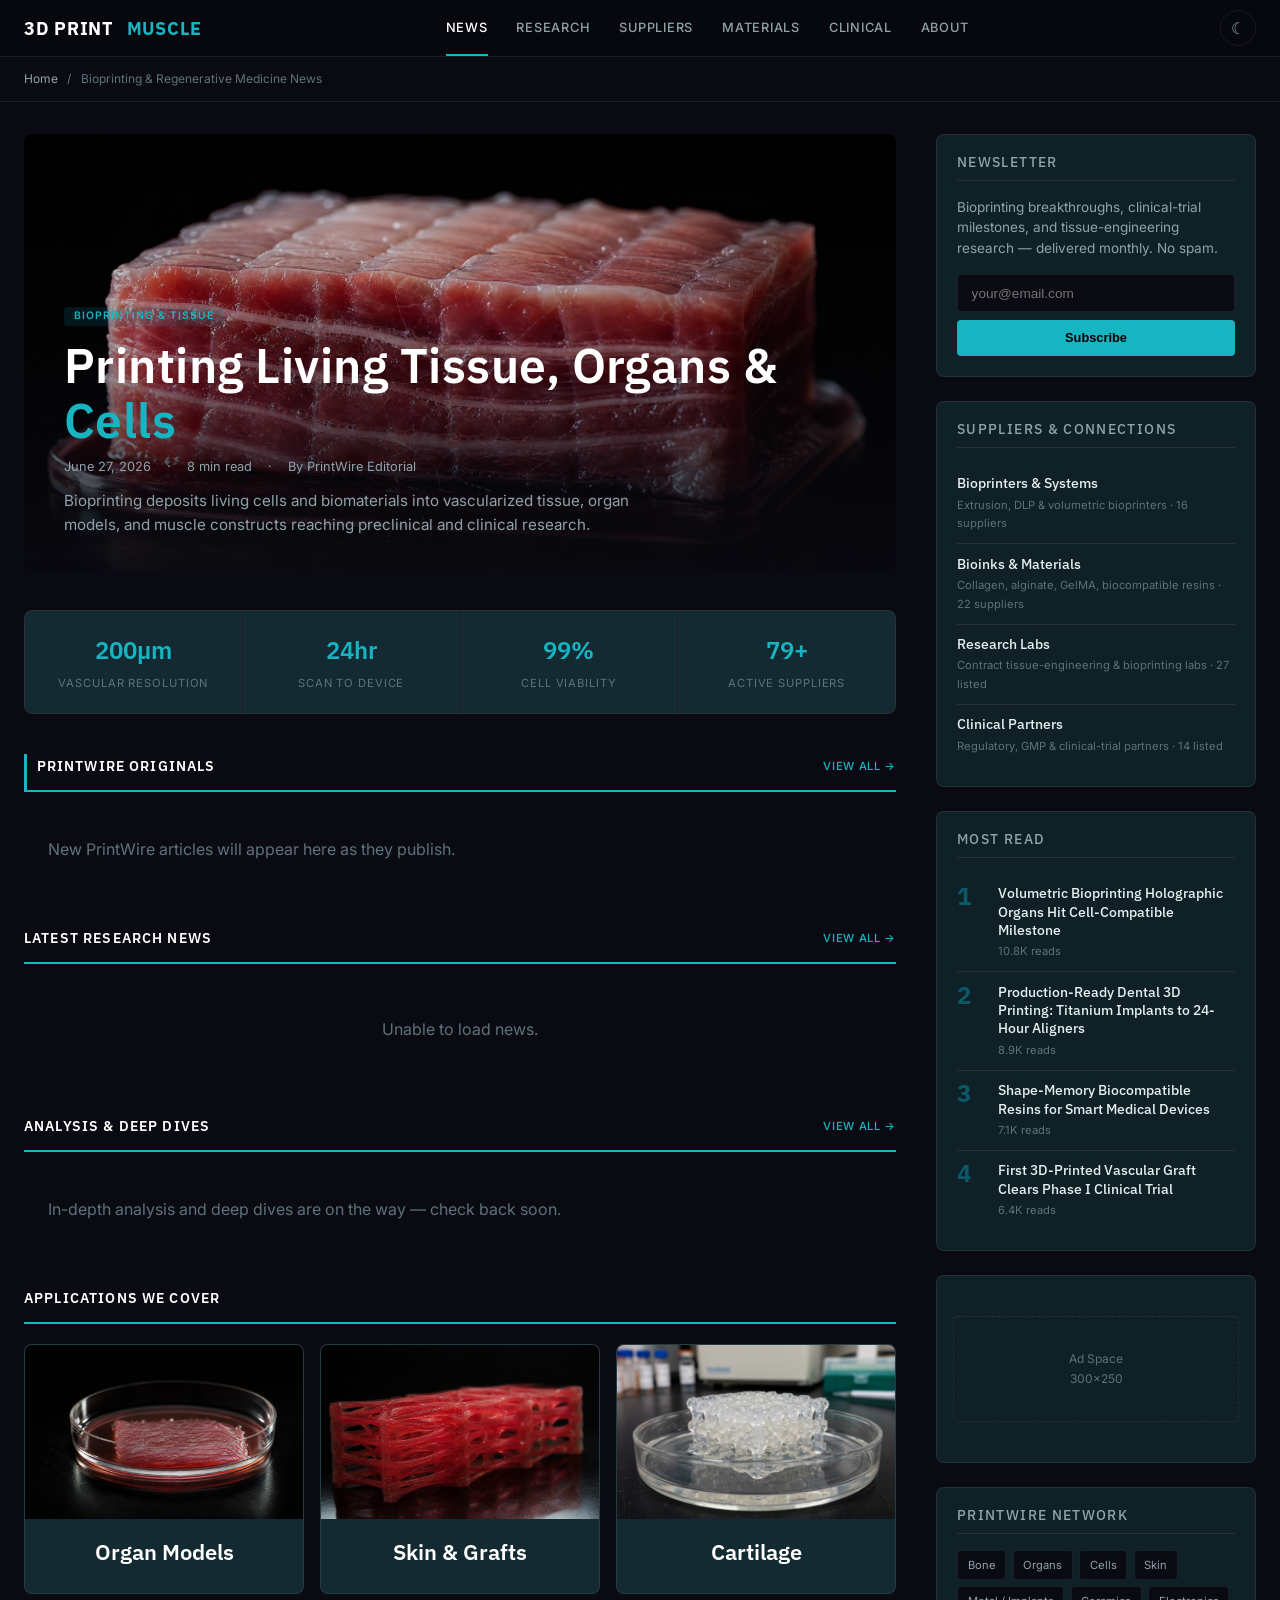
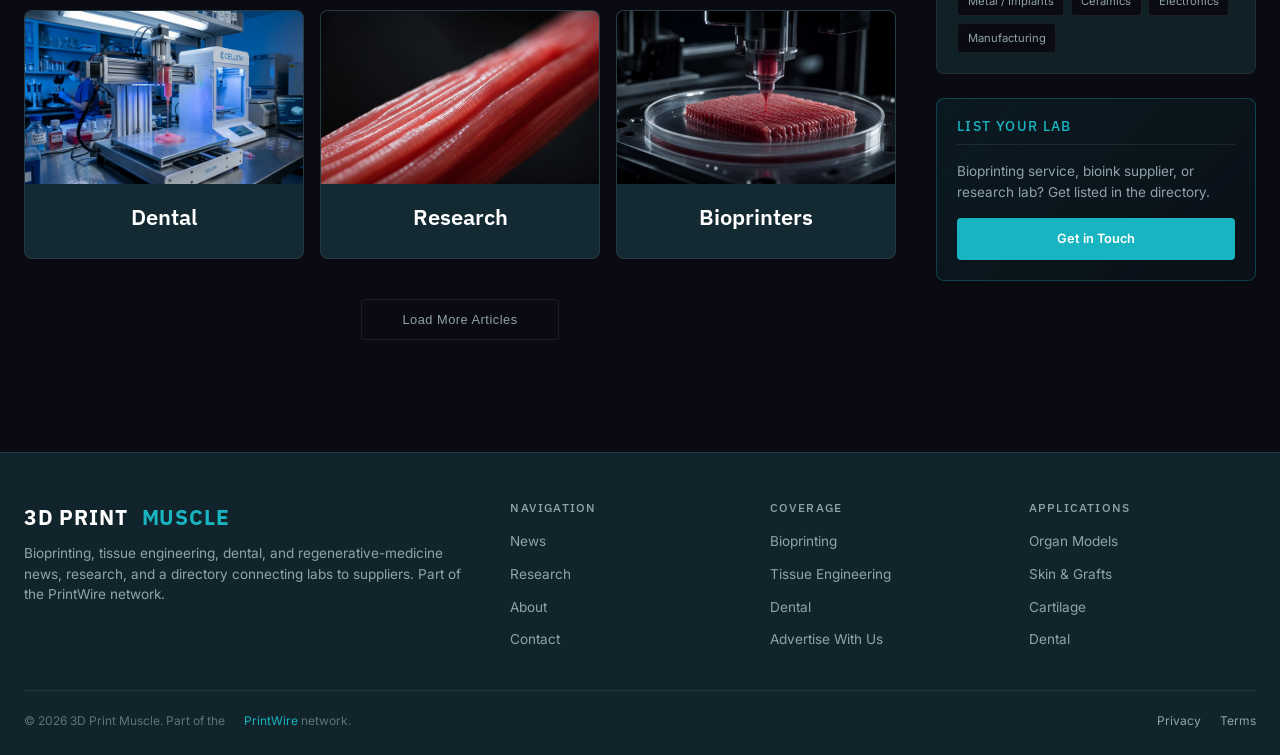
<file: static/index.html>
<!DOCTYPE html>
<html lang="en">
<head>
  <meta charset="UTF-8">
  <meta name="viewport" content="width=device-width, initial-scale=1.0">
  <meta name="description" content="3D Print Muscle: bioprinting, tissue engineering, dental, and regenerative-medicine news, research, and a directory connecting labs to suppliers.">
  <title>3D Print Muscle — Bioprinting &amp; Regenerative Medicine News &amp; Suppliers</title>
  <link rel="preconnect" href="https://fonts.googleapis.com">
  <link rel="preconnect" href="https://fonts.gstatic.com" crossorigin>
  <link href="https://fonts.googleapis.com/css2?family=IBM+Plex+Sans:wght@500;600;700&family=Inter:wght@400;500;600&display=swap" rel="stylesheet">
  <link rel="stylesheet" href="css/editorial.css">
  <link rel="icon" type="image/svg+xml" href="/favicon.svg">
  <meta property="og:type" content="website">
  <meta property="og:title" content="3D Print Muscle — Bioprinting &amp; Regenerative Medicine News &amp; Suppliers">
  <meta property="og:description" content="3D Print Muscle: bioprinting, tissue engineering, dental, and regenerative-medicine news, research, and a directory connecting labs to suppliers.">
  <meta property="og:image" content="https://3dprintmuscle.com/images/01_hero_bioprinted_skeletal.png">
  <meta property="og:url" content="https://3dprintmuscle.com/">
  <meta name="twitter:card" content="summary_large_image">
  <meta name="twitter:image" content="https://3dprintmuscle.com/images/01_hero_bioprinted_skeletal.png">
</head>
<body>

<!-- ── Header ─────────────────────────────────── -->
<header class="ed-header">
  <div class="ed-header-inner">
    <a href="index.html" class="ed-logo">
      3D&nbsp;PRINT&nbsp;<span class="ed-logo-accent">MUSCLE</span>
    </a>
    <button class="ed-nav-toggle" aria-label="Menu" onclick="document.querySelector('.ed-nav').classList.toggle('open')">&#9776;</button>
    <nav class="ed-nav">
      <a href="index.html" class="active">News</a>
      <a href="/articles/">Research</a>
      <a href="#suppliers">Suppliers</a>
      <a href="#suppliers">Materials</a>
      <a href="#suppliers">Clinical</a>
      <a href="about.html">About</a>
    </nav>
    <button class="ed-theme-toggle" id="themeToggle" aria-label="Toggle light/dark mode" title="Toggle light/dark mode">&#9728;</button>
  </div>
</header>

<!-- ── Breadcrumbs ────────────────────────────── -->
<div class="ed-breadcrumbs">
  <a href="index.html">Home</a> <span>/</span> Bioprinting &amp; Regenerative Medicine News
</div>

<!-- ── Main Layout ────────────────────────────── -->
<div class="ed-layout">
  <div class="ed-main">

    <!-- Featured Story -->
    <article class="ed-hero">
      <img src="images/01_hero_bioprinted_skeletal.png" alt="Bioprinting & Tissue">
      <div class="ed-hero-overlay"></div>
      <div class="ed-hero-content">
        <span class="ed-badge">Bioprinting & Tissue</span>
        <h1><a href="#">Printing Living Tissue, Organs &amp; <span class="ed-logo-accent">Cells</span></a></h1>
        <div class="ed-hero-meta">
          <span>June 27, 2026</span><span>·</span><span>8 min read</span><span>·</span><span>By PrintWire Editorial</span>
        </div>
        <p class="ed-hero-excerpt">Bioprinting deposits living cells and biomaterials into vascularized tissue, organ models, and muscle constructs reaching preclinical and clinical research.</p>
      </div>
    </article>

    <!-- Stats Bar -->
    <div class="ed-stats">
      <div class="ed-stat">
        <div class="ed-stat-value">200µm</div>
        <div class="ed-stat-label">Vascular Resolution</div>
      </div>
      <div class="ed-stat">
        <div class="ed-stat-value">24hr</div>
        <div class="ed-stat-label">Scan to Device</div>
      </div>
      <div class="ed-stat">
        <div class="ed-stat-value">99%</div>
        <div class="ed-stat-label">Cell Viability</div>
      </div>
      <div class="ed-stat">
        <div class="ed-stat-value">79+</div>
        <div class="ed-stat-label">Active Suppliers</div>
      </div>
    </div>

    <!-- PrintWire Originals — network-wide originals (featured) -->
    <div class="ed-section-label" style="border-left:3px solid var(--accent);padding-left:0.6rem;">
      PrintWire Originals
      <a href="/articles/">View All &rarr;</a>
    </div>
    <div class="ed-card-grid" id="pwOriginals">
      <div style="grid-column:1/-1;text-align:center;padding:2rem;color:var(--text-faint);">Loading PrintWire articles…</div>
    </div>

    <!-- Latest News — PrintWire + industry (RSS) -->
    <div class="ed-section-label">
      Latest Research News
      <a href="#">View All &rarr;</a>
    </div>
    <div class="ed-card-grid" id="newsGrid">
      <div style="grid-column: 1/-1; text-align:center; padding:2rem; color:var(--text-faint);">Loading latest news…</div>
    </div>

    <!-- Analysis & Deep Dives -->
    <div class="ed-section-label">
      Analysis &amp; Deep Dives
      <a href="/articles/">View All &rarr;</a>
    </div>
    <div class="ed-list" id="pwDeepDives">
      <div style="padding:1.5rem;color:var(--text-faint);">Loading analysis…</div>
    </div>

    <!-- Applications -->
    <div class="ed-section-label">
      Applications We Cover
    </div>
    <div class="ed-card-grid" style="grid-template-columns: repeat(3, 1fr); gap: 1rem; margin-bottom: 2.5rem;">
      <a href="#" class="ed-card" style="text-align:center;">
        <img class="ed-card-img" src="images/05_bioprinted_contractile.png" alt="Organ Models">
        <div class="ed-card-body"><h3>Organ Models</h3></div>
      </a>
      <a href="#" class="ed-card" style="text-align:center;">
        <img class="ed-card-img" src="images/06_muscle_scaffold.png" alt="Skin & Grafts">
        <div class="ed-card-body"><h3>Skin &amp; Grafts</h3></div>
      </a>
      <a href="#" class="ed-card" style="text-align:center;">
        <img class="ed-card-img" src="images/03_cartilage_scaffold.png" alt="Cartilage">
        <div class="ed-card-body"><h3>Cartilage</h3></div>
      </a>
      <a href="#" class="ed-card" style="text-align:center;">
        <img class="ed-card-img" src="images/01_hero_bioprinter.png" alt="Dental">
        <div class="ed-card-body"><h3>Dental</h3></div>
      </a>
      <a href="#" class="ed-card" style="text-align:center;">
        <img class="ed-card-img" src="images/02_aligned_bioprinted.png" alt="Research">
        <div class="ed-card-body"><h3>Research</h3></div>
      </a>
      <a href="#" class="ed-card" style="text-align:center;">
        <img class="ed-card-img" src="images/03_bioprinter_making.png" alt="Bioprinters">
        <div class="ed-card-body"><h3>Bioprinters</h3></div>
      </a>
    </div>

    <!-- Load More -->
    <div class="ed-load-more">
      <button>Load More Articles</button>
    </div>

  </div>

  <!-- ── Sidebar ─────────────────────────────── -->
  <aside class="ed-sidebar">

    <!-- Newsletter -->
    <div class="ed-sidebar-block ed-newsletter">
      <h4>Newsletter</h4>
      <p>Bioprinting breakthroughs, clinical-trial milestones, and tissue-engineering research — delivered monthly. No spam.</p>
      <form action="https://api.web3forms.com/submit" method="POST" onsubmit="this.querySelector('button').textContent='Subscribed!';this.querySelector('button').disabled=true;">
        <input type="hidden" name="access_key" value="6f33053b-6d08-414b-9615-665f88c98da8">
        <input type="hidden" name="subject" value="Newsletter Signup — 3dprintmuscle.com">
        <input type="hidden" name="from_name" value="Newsletter Signup">
        <input type="email" name="email" placeholder="your@email.com" required>
        <button type="submit">Subscribe</button>
      </form>
    </div>

    <!-- Suppliers & Connections -->
    <div class="ed-sidebar-block" id="suppliers">
      <h4>Suppliers &amp; Connections</h4>
      <div class="ed-popular-item">
        <div>
          <h3><a href="#">Bioprinters &amp; Systems</a></h3>
          <div class="ed-popular-meta">Extrusion, DLP &amp; volumetric bioprinters · 16 suppliers</div>
        </div>
      </div>
      <div class="ed-popular-item">
        <div>
          <h3><a href="#">Bioinks &amp; Materials</a></h3>
          <div class="ed-popular-meta">Collagen, alginate, GelMA, biocompatible resins · 22 suppliers</div>
        </div>
      </div>
      <div class="ed-popular-item">
        <div>
          <h3><a href="#">Research Labs</a></h3>
          <div class="ed-popular-meta">Contract tissue-engineering &amp; bioprinting labs · 27 listed</div>
        </div>
      </div>
      <div class="ed-popular-item">
        <div>
          <h3><a href="#">Clinical Partners</a></h3>
          <div class="ed-popular-meta">Regulatory, GMP &amp; clinical-trial partners · 14 listed</div>
        </div>
      </div>
    </div>

    <!-- Most Read -->
    <div class="ed-sidebar-block">
      <h4>Most Read</h4>
      <div class="ed-popular-item">
        <span class="ed-popular-num">1</span>
        <div>
          <h3><a href="#">Volumetric Bioprinting Holographic Organs Hit Cell-Compatible Milestone</a></h3>
          <div class="ed-popular-meta">10.8K reads</div>
        </div>
      </div>
      <div class="ed-popular-item">
        <span class="ed-popular-num">2</span>
        <div>
          <h3><a href="#">Production-Ready Dental 3D Printing: Titanium Implants to 24-Hour Aligners</a></h3>
          <div class="ed-popular-meta">8.9K reads</div>
        </div>
      </div>
      <div class="ed-popular-item">
        <span class="ed-popular-num">3</span>
        <div>
          <h3><a href="#">Shape-Memory Biocompatible Resins for Smart Medical Devices</a></h3>
          <div class="ed-popular-meta">7.1K reads</div>
        </div>
      </div>
      <div class="ed-popular-item">
        <span class="ed-popular-num">4</span>
        <div>
          <h3><a href="#">First 3D-Printed Vascular Graft Clears Phase I Clinical Trial</a></h3>
          <div class="ed-popular-meta">6.4K reads</div>
        </div>
      </div>
    </div>

    <!-- Ad Placeholder -->
    <div class="ed-sidebar-block" style="text-align:center; color: var(--text-faint); font-size: 0.75rem; padding: 2.5rem 1rem;">
      <div style="border: 1px dashed var(--border); border-radius: 4px; padding: 2rem 1rem;">
        Ad Space<br>300×250
      </div>
    </div>

    <!-- Network Links -->
    <div class="ed-sidebar-block">
      <h4>PrintWire Network</h4>
      <div class="ed-network-links">
        <a href="https://3dprintbone.com">Bone</a>
        <a href="https://3dprintorgans.com">Organs</a>
        <a href="https://3dprintcells.com">Cells</a>
        <a href="https://3dprintskincare.com">Skin</a>
        <a href="https://dmls3d.com">Metal / Implants</a>
        <a href="https://3dprintceramic.com">Ceramics</a>
        <a href="https://3dprintcircuitry.com">Electronics</a>
        <a href="https://sendcutship.com">Manufacturing</a>
      </div>
    </div>

    <!-- Project CTA -->
    <div class="ed-sidebar-block" style="background: linear-gradient(135deg, rgba(14,154,167,0.10), rgba(14,154,167,0.04)); border-color: var(--border-accent);">
      <h4 style="color: var(--accent);">List Your Lab</h4>
      <p style="font-size: 0.85rem; color: var(--text-dim); margin-bottom: 1rem; line-height: 1.5;">Bioprinting service, bioink supplier, or research lab? Get listed in the directory.</p>
      <a href="contact.html" style="display:block;text-align:center;padding:0.65rem;background:var(--accent);border-radius:4px;color:#fff;font-weight:600;font-size:0.8rem;transition:background 0.25s;" onmouseover="this.style.background='var(--accent-dark)'" onmouseout="this.style.background='var(--accent)'">Get in Touch</a>
    </div>

  </aside>
</div>

<!-- ── Footer ─────────────────────────────────── -->
<footer class="ed-footer">
  <div class="ed-footer-inner">
    <div class="ed-footer-brand">
      <div class="ed-logo" style="font-size:1.3rem; margin-bottom: 0.5rem;">3D&nbsp;PRINT&nbsp;<span class="ed-logo-accent">MUSCLE</span></div>
      <p>Bioprinting, tissue engineering, dental, and regenerative-medicine news, research, and a directory connecting labs to suppliers. Part of the PrintWire network.</p>
    </div>
    <div>
      <h4>Navigation</h4>
      <ul>
        <li><a href="index.html">News</a></li>
        <li><a href="/articles/">Research</a></li>
        <li><a href="about.html">About</a></li>
        <li><a href="contact.html">Contact</a></li>
      </ul>
    </div>
    <div>
      <h4>Coverage</h4>
      <ul>
        <li><a href="#">Bioprinting</a></li>
        <li><a href="#">Tissue Engineering</a></li>
        <li><a href="#">Dental</a></li>
        <li><a href="advertise.html">Advertise With Us</a></li>
      </ul>
    </div>
    <div>
      <h4>Applications</h4>
      <ul>
        <li><a href="#">Organ Models</a></li>
        <li><a href="#">Skin &amp; Grafts</a></li>
        <li><a href="#">Cartilage</a></li>
        <li><a href="#">Dental</a></li>
      </ul>
    </div>
  </div>
  <div class="ed-footer-bottom">
    <span>&copy; 2026 3D Print Muscle. Part of the <a href="https://3dprint.space" style="color:var(--accent);">PrintWire</a> network.</span>
    <span>
      <a href="#">Privacy</a>
      <a href="#">Terms</a>
    </span>
  </div>
</footer>

<script>
// ── Mobile nav toggle ──
document.querySelector('.ed-nav-toggle')?.addEventListener('click', () => {
  document.querySelector('.ed-nav').classList.toggle('open');
});

// ── Theme toggle (light/dark) — light default ──
(function() {
  const btn = document.getElementById('themeToggle');
  const root = document.documentElement;
  function setTheme(theme) {
    root.setAttribute('data-theme', theme);
    localStorage.setItem('ed-theme', theme);
    btn.innerHTML = theme === 'dark' ? '&#9790;' : '&#9728;';
    btn.title = theme === 'dark' ? 'Switch to light mode' : 'Switch to dark mode';
  }
  const saved = localStorage.getItem('ed-theme');
  setTheme(saved || 'dark');
  btn.addEventListener('click', () => {
    const current = root.getAttribute('data-theme') || 'light';
    setTheme(current === 'dark' ? 'light' : 'dark');
  });
})();

// ── News Feed: network-wide PrintWire Originals + industry RSS ──
(function() {
  var grid = document.getElementById('newsGrid');
  var orig = document.getElementById('pwOriginals');

  var feeds = [
    { url: 'https://news.google.com/rss/search?q=bioprinting+tissue+engineering&hl=en-US&gl=US&ceid=US:en', name: 'Google News' },
    { url: 'https://news.google.com/rss/search?q=3D+printed+organs+regenerative+medicine&hl=en-US&gl=US&ceid=US:en', name: 'Google News' },
    { url: 'https://news.google.com/rss/search?q=dental+3D+printing+medical+device&hl=en-US&gl=US&ceid=US:en', name: 'Google News' },
    { url: 'https://3dprintingindustry.com/feed/', name: '3DPI' }
  ];

    function bestImg(item){
    var raw = '';
    var html = item.content || item.description || '';
    var m = html.match(/<img[^>]+src=["']([^"'>]+)["']/i);
    if (m) raw = m[1];
    if (!raw) raw = (item.enclosure && item.enclosure.link) || item.thumbnail || '';
    if (!raw) return '';
    var full = raw.replace(/-\d{2,4}x\d{2,4}(?=\.(jpg|jpeg|png|webp|gif)(\?|$))/i, '');
    return 'https://wsrv.nl/?url=' + encodeURIComponent(full) + '&w=800&h=534&fit=cover&a=attention&output=jpg&q=82';
  }
  var api = 'https://api.rss2json.com/v1/api.json?rss_url=';
  var rss = [];
  var localArts = [];
  var loaded = 0;
  var total = feeds.length;
  var fallbackImgs = [
    'images/01_hero_bioprinter.png','images/02_skin_tissue.png','images/03_cartilage_scaffold.png',
    'images/06_ear_construct.png','images/07_liver_tissue.png','images/08_scientist_working.png',
    'images/09_cornea_model.png','images/10_organ_array.png'
  ];

  function stripHtml(html) {
    var d = document.createElement('div'); d.innerHTML = html;
    return d.textContent || '';
  }
  function esc(s) {
    var d = document.createElement('div'); d.appendChild(document.createTextNode(s));
    return d.innerHTML;
  }
  function card(a, i) {
    var img = a.img || fallbackImgs[i % fallbackImgs.length];
    var fb = fallbackImgs[(i+1) % fallbackImgs.length];
    var open = a.local
      ? 'onclick="location.href=\'' + esc(a.link) + '\'"'
      : 'onclick="window.open(\'' + esc(a.link) + '\',\'_blank\',\'noopener\')"';
    var linkAttrs = a.local ? 'href="' + esc(a.link) + '"'
      : 'href="' + esc(a.link) + '" target="_blank" rel="noopener"';
    var badge = a.local
      ? '<span class="ed-badge" style="background:var(--accent);color:#fff;">' + esc(a.source) + '</span>'
      : '<span class="ed-badge">' + esc(a.source) + '</span>';
    return '<article class="ed-card" style="cursor:pointer" ' + open + '>' +
      '<img class="ed-card-img" src="' + esc(img) + '" alt="" loading="lazy" onerror="this.onerror=null;this.src=\'' + fb + '\'">' +
      '<div class="ed-card-body">' + badge +
        '<div class="ed-card-meta">' + esc(a.dateStr || '') + '</div>' +
        '<h3><a ' + linkAttrs + ' onclick="event.stopPropagation()">' + esc(a.title) + '</a></h3>' +
        '<p class="ed-card-excerpt">' + esc(a.desc) + '</p>' +
      '</div></article>';
  }

  var localReady = fetch('network.json', { cache: 'no-store' })
    .then(function(r){ return r.ok ? r.json() : []; })
    .then(function(items){
      (items || []).forEach(function(it, i){
        localArts.push({ title: it.title, link: it.url, desc: it.summary || '',
          date: it.iso, dateStr: it.date, source: (it.origin || 'PrintWire'), local: true,
          img: it.img || fallbackImgs[i % fallbackImgs.length] });
      });
      if (orig) {
        orig.innerHTML = localArts.length
          ? localArts.slice(0, 6).map(card).join('')
          : '<div style="grid-column:1/-1;padding:1.5rem;color:var(--text-faint);">New PrintWire articles will appear here as they publish.</div>';
      }
    })
    .catch(function(){ if (orig) orig.innerHTML = ''; });

  var timeout = setTimeout(finish, 8000);
  feeds.forEach(function(feed) {
    fetch(api + encodeURIComponent(feed.url))
      .then(function(r){ return r.json(); })
      .then(function(data){
        if (data.status === 'ok' && data.items) {
          data.items.forEach(function(item){
            rss.push({ title: item.title, link: item.link,
              desc: stripHtml(item.description).substring(0,140) + '…',
              date: item.pubDate, source: feed.name, local: false,
              img: bestImg(item) });
          });
        }
      })
      .catch(function(){})
      .then(function(){ loaded++; if (loaded === total) { clearTimeout(timeout); finish(); } });
  });

  var done = false;
  function finish(){ if (done) return; done = true; localReady.then(render); }
  function render(){
    if (!grid) return;
    var merged = localArts.concat(rss);
    merged.forEach(function(a){ if (!a.dateStr && a.date) a.dateStr = new Date(a.date).toLocaleDateString('en-US',{year:'numeric',month:'short',day:'numeric'}); });
    merged.sort(function(a,b){ return new Date(b.date) - new Date(a.date); });
    var top = merged.slice(0, 8);
    grid.innerHTML = top.length
      ? top.map(card).join('')
      : '<div style="grid-column:1/-1;text-align:center;padding:2rem;color:var(--text-faint);">Unable to load news.</div>';
  }
})();

// -- Analysis & Deep Dives: PrintWire catalog in list format --
(function(){
  var box = document.getElementById('pwDeepDives');
  if (!box) return;
  function esc(s){var d=document.createElement('div');d.appendChild(document.createTextNode(s==null?'':s));return d.innerHTML;}
  var empty = '<div style="padding:1.5rem;color:var(--text-faint);">In-depth analysis and deep dives are on the way — check back soon.</div>';
  fetch('network.json',{cache:'no-store'})
    .then(function(r){ return r.ok ? r.json() : []; })
    .then(function(items){
      items = (items || []).slice();
      items.sort(function(a,b){ return (b.iso||'').localeCompare(a.iso||''); });
      if (!items.length){ box.innerHTML = empty; return; }
      box.innerHTML = items.slice(0,8).map(function(a){
        var img = a.img ? '<img src="'+esc(a.img)+'" alt="" loading="lazy">' : '';
        var meta = esc(a.date||'') + (a.origin ? ' · '+esc(a.origin) : '');
        return '<article class="ed-list-item">'+img+'<div>'+
          '<div class="ed-card-meta">'+meta+'</div>'+
          '<h3><a href="'+esc(a.url)+'">'+esc(a.title)+'</a></h3>'+
          '<p class="ed-card-excerpt">'+esc(a.summary||'')+'</p>'+
          '</div></article>';
      }).join('');
    })
    .catch(function(){ box.innerHTML = empty; });
})();
</script>
</body>
</html>
</file>
<file: static/css/editorial.css>
/* ============================================
   3dprintmetal.com — Editorial Layout
   Inspired by 3dnatives.com, modernized
   ============================================ */

/* ── Shared Tokens ───────────────────────────── */
:root {
  --accent: #00a8cc;
  --accent-dark: #008fad;
  --accent-dim: rgba(0,168,204,0.12);
  --red: #e53e3e;
  --radius: 8px;
  --radius-sm: 4px;
  --font-display: 'Oswald', sans-serif;
  --font-body: 'Inter', sans-serif;
  --transition: 0.25s cubic-bezier(0.4,0,0.2,1);
}

/* ── Dark Mode (default) ─────────────────────── */
:root, [data-theme="dark"] {
  --bg: #08090f;
  --bg-surface: #0e1019;
  --bg-card: #141620;
  --bg-card-hover: #1a1d2e;
  --bg-sidebar: #0f1118;
  --text: #e2e4e8;
  --text-dim: #8a8f9d;
  --text-faint: #555a68;
  --heading: #ffffff;
  --border: rgba(255,255,255,0.06);
  --border-accent: rgba(0,168,204,0.2);
  --shadow: 0 1px 3px rgba(0,0,0,0.4);
  --shadow-hover: 0 8px 24px rgba(0,0,0,0.5);
  --header-bg: rgba(8,9,15,0.92);
  --badge-bg: rgba(0,168,204,0.12);
  --input-bg: #0a0b12;
}

/* ── Light Mode ──────────────────────────────── */
[data-theme="light"] {
  --accent: #0077a8;
  --accent-dark: #005f85;
  --accent-dim: rgba(0,119,168,0.08);
  --bg: #f5f6f8;
  --bg-surface: #ffffff;
  --bg-card: #ffffff;
  --bg-card-hover: #f0f1f3;
  --bg-sidebar: #fafbfc;
  --text: #2d3748;
  --text-dim: #5a6577;
  --text-faint: #8e96a4;
  --heading: #1a202c;
  --border: rgba(0,0,0,0.08);
  --border-accent: rgba(0,119,168,0.2);
  --shadow: 0 1px 3px rgba(0,0,0,0.06);
  --shadow-hover: 0 8px 24px rgba(0,0,0,0.1);
  --header-bg: rgba(255,255,255,0.95);
  --badge-bg: rgba(0,119,168,0.08);
  --input-bg: #f0f1f3;
}

/* System preference when no manual choice */
@media (prefers-color-scheme: light) {
  :root:not([data-theme]) {
    --accent: #0077a8;
    --accent-dark: #005f85;
    --accent-dim: rgba(0,119,168,0.08);
    --bg: #f5f6f8;
    --bg-surface: #ffffff;
    --bg-card: #ffffff;
    --bg-card-hover: #f0f1f3;
    --bg-sidebar: #fafbfc;
    --text: #2d3748;
    --text-dim: #5a6577;
    --text-faint: #8e96a4;
    --heading: #1a202c;
    --border: rgba(0,0,0,0.08);
    --border-accent: rgba(0,119,168,0.2);
    --shadow: 0 1px 3px rgba(0,0,0,0.06);
    --shadow-hover: 0 8px 24px rgba(0,0,0,0.1);
    --header-bg: rgba(255,255,255,0.95);
    --badge-bg: rgba(0,119,168,0.08);
    --input-bg: #f0f1f3;
  }
}

/* ── Reset ───────────────────────────────────── */
*,*::before,*::after { margin:0;padding:0;box-sizing:border-box; }
html { scroll-behavior:smooth; font-size:16px; }
body {
  font-family: var(--font-body);
  color: var(--text);
  background: var(--input-bg);
  line-height: 1.65;
  -webkit-font-smoothing: antialiased;
  overflow-x: hidden;
}
a { color: inherit; text-decoration: none; }
img { max-width: 100%; display: block; }

/* ── Typography ──────────────────────────────── */
h1,h2,h3,h4 { font-family: var(--font-display); font-weight: 600; line-height: 1.15; color: var(--heading); }
h1 { font-size: clamp(2rem, 5vw, 3rem); letter-spacing: 0.01em; }
h2 { font-size: clamp(1.5rem, 3.5vw, 2.2rem); }
h3 { font-size: clamp(1.1rem, 2vw, 1.4rem); }
h4 { font-size: 0.85rem; text-transform: uppercase; letter-spacing: 0.1em; color: var(--text-dim); font-weight: 500; }

/* ── Header ──────────────────────────────────── */
.ed-header {
  position: sticky; top: 0; z-index: 100;
  background: var(--header-bg);
  backdrop-filter: blur(16px);
  border-bottom: 1px solid var(--border);
}
.ed-header-inner {
  max-width: 1280px;
  margin: 0 auto;
  display: flex;
  align-items: center;
  justify-content: space-between;
  padding: 0 1.5rem;
  height: 56px;
}
.ed-logo {
  font-family: var(--font-display);
  font-size: 1.15rem;
  font-weight: 700;
  color: var(--heading);
  letter-spacing: 0.04em;
  display: flex; align-items: center; gap: 0.5rem;
}
.ed-logo-accent { color: var(--accent); }
.ed-nav { display: flex; gap: 0; align-items: center; }
.ed-nav a {
  padding: 0 0.9rem;
  font-size: 0.8rem;
  font-weight: 500;
  color: var(--text-dim);
  text-transform: uppercase;
  letter-spacing: 0.06em;
  transition: color var(--transition);
  line-height: 56px;
  position: relative;
}
.ed-nav a:hover, .ed-nav a.active { color: var(--heading); }
.ed-nav a.active::after {
  content: ''; position: absolute; bottom: 0; left: 0.9rem; right: 0.9rem;
  height: 2px; background: var(--accent);
}
.ed-nav-toggle {
  display: none; background: none; border: none; color: var(--text);
  font-size: 1.5rem; cursor: pointer; padding: 0.5rem;
}

/* Theme toggle */
.ed-theme-toggle {
  background: none; border: 1px solid var(--border);
  color: var(--text-dim); cursor: pointer;
  width: 36px; height: 36px;
  border-radius: 50%;
  display: flex; align-items: center; justify-content: center;
  font-size: 1rem;
  transition: all var(--transition);
  margin-left: 0.5rem;
  flex-shrink: 0;
}
.ed-theme-toggle:hover { border-color: var(--accent); color: var(--accent); }

/* ── Breadcrumbs ─────────────────────────────── */
.ed-breadcrumbs {
  max-width: 1280px; margin: 0 auto;
  padding: 0.75rem 1.5rem;
  font-size: 0.75rem;
  color: var(--text-faint);
  border-bottom: 1px solid var(--border);
}
.ed-breadcrumbs a { color: var(--text-dim); transition: color var(--transition); }
.ed-breadcrumbs a:hover { color: var(--accent); }
.ed-breadcrumbs span { margin: 0 0.4rem; }

/* ── Layout ──────────────────────────────────── */
.ed-layout {
  max-width: 1280px;
  margin: 0 auto;
  display: grid;
  grid-template-columns: 1fr 320px;
  gap: 2.5rem;
  padding: 2rem 1.5rem;
  align-items: start;
}
.ed-main { min-width: 0; }
.ed-sidebar { position: sticky; top: 72px; }

/* ── Hero / Featured Story ───────────────────── */
.ed-hero {
  margin-bottom: 2.5rem;
  position: relative;
  border-radius: var(--radius);
  overflow: hidden;
  background: var(--bg-card);
}
.ed-hero img {
  width: 100%;
  aspect-ratio: 16/8;
  object-fit: cover;
  display: block;
}
.ed-hero-overlay {
  position: absolute; inset: 0;
  background: linear-gradient(0deg, rgba(8,9,15,0.95) 0%, rgba(8,9,15,0.3) 50%, transparent 100%);
}
[data-theme="light"] .ed-hero-overlay {
  background: linear-gradient(0deg, rgba(245,246,248,0.97) 0%, rgba(245,246,248,0.4) 50%, transparent 100%);
}
.ed-hero-content {
  position: absolute;
  bottom: 0; left: 0; right: 0;
  padding: 2rem 2.5rem;
}
.ed-hero .ed-badge { margin-bottom: 0.75rem; }
.ed-hero h1 { margin-bottom: 0.5rem; }
.ed-hero h1 a { color: var(--heading); transition: color var(--transition); }
.ed-hero h1 a:hover { color: var(--accent); }
.ed-hero-meta {
  font-size: 0.8rem;
  color: var(--text-dim);
  display: flex; gap: 1rem; align-items: center;
}
.ed-hero-excerpt {
  margin-top: 0.75rem;
  font-size: 0.95rem;
  color: var(--text-dim);
  line-height: 1.6;
  max-width: 600px;
}

/* ── Badge / Tag ─────────────────────────────── */
.ed-badge {
  display: inline-block;
  font-size: 0.65rem;
  font-weight: 600;
  text-transform: uppercase;
  letter-spacing: 0.1em;
  padding: 0.25rem 0.6rem;
  border-radius: var(--radius-sm);
  background: var(--badge-bg);
  color: var(--accent);
  line-height: 1;
}
.ed-badge.red { background: rgba(255,68,68,0.12); color: var(--red); }

/* ── Section Label ───────────────────────────── */
.ed-section-label {
  font-family: var(--font-display);
  font-size: 0.9rem;
  font-weight: 600;
  text-transform: uppercase;
  letter-spacing: 0.08em;
  color: var(--heading);
  margin-bottom: 1.25rem;
  padding-bottom: 0.75rem;
  border-bottom: 2px solid var(--accent);
  display: flex;
  align-items: center;
  justify-content: space-between;
}
.ed-section-label a {
  font-family: var(--font-body);
  font-size: 0.7rem;
  font-weight: 500;
  color: var(--accent);
  text-transform: uppercase;
  letter-spacing: 0.06em;
}

/* ── Article Cards ───────────────────────────── */
.ed-card-grid {
  display: grid;
  grid-template-columns: repeat(2, 1fr);
  gap: 1.5rem;
  margin-bottom: 2.5rem;
}
.ed-card {
  background: var(--bg-card);
  border-radius: var(--radius);
  overflow: hidden;
  border: 1px solid var(--border);
  transition: transform var(--transition), box-shadow var(--transition), border-color var(--transition);
}
.ed-card:hover {
  transform: translateY(-2px);
  box-shadow: var(--shadow-hover);
  border-color: var(--border-accent);
}
.ed-card-img {
  aspect-ratio: 16/10;
  object-fit: cover;
  width: 100%;
}
.ed-card-body { padding: 1.25rem; }
.ed-card-body .ed-badge { margin-bottom: 0.65rem; }
.ed-card-body h3 { margin-bottom: 0.5rem; }
.ed-card-body h3 a { color: var(--heading); transition: color var(--transition); }
.ed-card-body h3 a:hover { color: var(--accent); }
.ed-card-meta {
  font-size: 0.75rem;
  color: var(--text-faint);
  margin-bottom: 0.5rem;
}
.ed-card-excerpt {
  font-size: 0.85rem;
  color: var(--text-dim);
  line-height: 1.55;
  display: -webkit-box;
  -webkit-line-clamp: 3;
  -webkit-box-orient: vertical;
  overflow: hidden;
}

/* ── Article List (compact) ──────────────────── */
.ed-list { display: flex; flex-direction: column; gap: 1.25rem; margin-bottom: 2.5rem; }
.ed-list-item {
  display: grid;
  grid-template-columns: 200px 1fr;
  gap: 1rem;
  padding-bottom: 1.25rem;
  border-bottom: 1px solid var(--border);
  align-items: start;
}
.ed-list-item:last-child { border-bottom: none; padding-bottom: 0; }
.ed-list-item img {
  aspect-ratio: 16/10;
  object-fit: cover;
  border-radius: var(--radius-sm);
  width: 100%;
}
.ed-list-item h3 { font-size: 1.05rem; margin-bottom: 0.35rem; }
.ed-list-item h3 a { color: var(--heading); transition: color var(--transition); }
.ed-list-item h3 a:hover { color: var(--accent); }

/* ── Sidebar ─────────────────────────────────── */
.ed-sidebar-block {
  background: var(--bg-sidebar);
  border: 1px solid var(--border);
  border-radius: var(--radius);
  padding: 1.25rem;
  margin-bottom: 1.5rem;
}
.ed-sidebar-block h4 {
  margin-bottom: 1rem;
  padding-bottom: 0.6rem;
  border-bottom: 1px solid var(--border);
}

/* Newsletter widget */
.ed-newsletter p { font-size: 0.85rem; color: var(--text-dim); margin-bottom: 1rem; line-height: 1.5; }
.ed-newsletter input[type="email"] {
  width: 100%;
  padding: 0.65rem 0.85rem;
  background: var(--input-bg);
  border: 1px solid var(--border);
  border-radius: var(--radius-sm);
  color: var(--text);
  font-size: 0.85rem;
  margin-bottom: 0.5rem;
  transition: border-color var(--transition);
}
.ed-newsletter input[type="email"]:focus { outline: none; border-color: var(--accent); }
.ed-newsletter button {
  width: 100%;
  padding: 0.65rem;
  background: var(--accent);
  border: none;
  border-radius: var(--radius-sm);
  color: #000;
  font-weight: 600;
  font-size: 0.8rem;
  cursor: pointer;
  transition: background var(--transition);
}
.ed-newsletter button:hover { background: var(--accent-dark); }

/* Popular posts widget */
.ed-popular-item {
  display: flex;
  gap: 0.75rem;
  padding: 0.65rem 0;
  border-bottom: 1px solid var(--border);
  align-items: start;
}
.ed-popular-item:last-child { border-bottom: none; }
.ed-popular-num {
  font-family: var(--font-display);
  font-size: 1.5rem;
  font-weight: 700;
  color: var(--accent-dim);
  line-height: 1;
  min-width: 1.8rem;
  color: rgba(0,217,255,0.3);
}
.ed-popular-item h3 { font-size: 0.85rem; font-weight: 500; line-height: 1.35; }
.ed-popular-item h3 a { color: var(--text); }
.ed-popular-item h3 a:hover { color: var(--accent); }
.ed-popular-meta { font-size: 0.7rem; color: var(--text-faint); margin-top: 0.2rem; }

/* Network links widget */
.ed-network-links { display: flex; flex-wrap: wrap; gap: 0.4rem; }
.ed-network-links a {
  font-size: 0.7rem;
  padding: 0.3rem 0.6rem;
  background: var(--input-bg);
  border: 1px solid var(--border);
  border-radius: var(--radius-sm);
  color: var(--text-dim);
  transition: all var(--transition);
}
.ed-network-links a:hover { border-color: var(--accent); color: var(--accent); }

/* ── Load More ───────────────────────────────── */
.ed-load-more {
  text-align: center;
  margin: 2rem 0;
}
.ed-load-more button {
  padding: 0.75rem 2.5rem;
  background: transparent;
  border: 1px solid var(--border);
  border-radius: var(--radius-sm);
  color: var(--text-dim);
  font-size: 0.8rem;
  font-weight: 500;
  cursor: pointer;
  letter-spacing: 0.04em;
  transition: all var(--transition);
}
.ed-load-more button:hover {
  border-color: var(--accent);
  color: var(--accent);
}

/* ── Stats Bar ───────────────────────────────── */
.ed-stats {
  display: grid;
  grid-template-columns: repeat(4, 1fr);
  gap: 1px;
  background: var(--border);
  border: 1px solid var(--border);
  border-radius: var(--radius);
  overflow: hidden;
  margin-bottom: 2.5rem;
}
.ed-stat {
  background: var(--bg-card);
  padding: 1.25rem;
  text-align: center;
}
.ed-stat-value {
  font-family: var(--font-display);
  font-size: 1.5rem;
  font-weight: 600;
  color: var(--accent);
}
.ed-stat-label {
  font-size: 0.7rem;
  text-transform: uppercase;
  letter-spacing: 0.08em;
  color: var(--text-faint);
  margin-top: 0.25rem;
}

/* ── Page Hero (inner pages) ─────────────────── */
.ed-page-hero {
  position: relative;
  border-radius: var(--radius);
  overflow: hidden;
  margin-bottom: 2.5rem;
  background: var(--bg-card);
}
.ed-page-hero img {
  width: 100%; aspect-ratio: 16/6; object-fit: cover;
}
.ed-page-hero-overlay {
  position: absolute; inset: 0;
  background: linear-gradient(0deg, rgba(8,9,15,0.9) 0%, rgba(8,9,15,0.4) 60%, transparent 100%);
}
[data-theme="light"] .ed-page-hero-overlay {
  background: linear-gradient(0deg, rgba(245,246,248,0.95) 0%, rgba(245,246,248,0.5) 60%, transparent 100%);
}
.ed-page-hero-content {
  position: absolute; bottom: 0; left: 0; right: 0;
  padding: 2rem 2.5rem;
}
.ed-page-hero h1 { margin-bottom: 0.5rem; }
.ed-page-hero p { color: var(--text-dim); font-size: 1rem; max-width: 600px; }

/* ── Content Sections ────────────────────────── */
.ed-content { max-width: 1280px; margin: 0 auto; padding: 0 1.5rem; }
.ed-content-narrow { max-width: 860px; margin: 0 auto; padding: 0 1.5rem; }
.ed-section { margin-bottom: 3rem; }
.ed-section p { color: var(--text-dim); line-height: 1.75; margin-bottom: 1rem; font-size: 0.95rem; }
.ed-section p:last-child { margin-bottom: 0; }

/* Two-column content block */
.ed-two-col {
  display: grid;
  grid-template-columns: 1fr 1fr;
  gap: 2.5rem;
  align-items: start;
  margin-bottom: 2.5rem;
}
.ed-two-col img { border-radius: var(--radius); width: 100%; }

/* Content cards (mission, values, etc.) */
.ed-content-card {
  background: var(--bg-card);
  border: 1px solid var(--border);
  border-radius: var(--radius);
  padding: 1.75rem;
  transition: border-color var(--transition);
}
.ed-content-card:hover { border-color: var(--border-accent); }
.ed-content-card h3 { margin-bottom: 0.75rem; font-size: 1.15rem; }
.ed-content-card p { margin-bottom: 0; }
.ed-content-card .ed-icon {
  font-size: 1.5rem; margin-bottom: 0.75rem; display: block;
}
.ed-grid-2 { display: grid; grid-template-columns: 1fr 1fr; gap: 1.5rem; margin-bottom: 2.5rem; }
.ed-grid-3 { display: grid; grid-template-columns: repeat(3, 1fr); gap: 1.5rem; margin-bottom: 2.5rem; }
.ed-grid-4 { display: grid; grid-template-columns: repeat(4, 1fr); gap: 1.25rem; margin-bottom: 2.5rem; }

/* Service detail cards */
.ed-service-detail {
  display: grid;
  grid-template-columns: 280px 1fr;
  gap: 1.5rem;
  background: var(--bg-card);
  border: 1px solid var(--border);
  border-radius: var(--radius);
  overflow: hidden;
  margin-bottom: 1.25rem;
  transition: border-color var(--transition);
}
.ed-service-detail:hover { border-color: var(--border-accent); }
.ed-service-detail img { width: 100%; height: 100%; object-fit: cover; }
.ed-service-detail-body { padding: 1.5rem 1.5rem 1.5rem 0; }
.ed-service-detail-body h3 { margin-bottom: 0.5rem; }

/* Timeline */
.ed-timeline { position: relative; padding-left: 2.5rem; margin-bottom: 2.5rem; }
.ed-timeline::before {
  content: ''; position: absolute; left: 0.75rem; top: 0; bottom: 0;
  width: 2px; background: var(--border);
}
.ed-timeline-step {
  position: relative; margin-bottom: 2rem; padding-bottom: 0;
}
.ed-timeline-step:last-child { margin-bottom: 0; }
.ed-timeline-num {
  position: absolute; left: -2.5rem; top: 0;
  width: 1.5rem; height: 1.5rem;
  background: var(--accent);
  color: #000;
  border-radius: 50%;
  font-size: 0.7rem;
  font-weight: 700;
  display: flex; align-items: center; justify-content: center;
}
.ed-timeline-step h3 { font-size: 1.05rem; margin-bottom: 0.35rem; }

/* Forms */
.ed-form { max-width: 100%; }
.ed-form-group { margin-bottom: 1rem; }
.ed-form-group label {
  display: block; font-size: 0.8rem; font-weight: 500;
  color: var(--text-dim); margin-bottom: 0.35rem;
}
.ed-form-group .required { color: var(--red); }
.ed-form-group input, .ed-form-group textarea, .ed-form-group select {
  width: 100%;
  padding: 0.7rem 0.9rem;
  background: var(--input-bg);
  border: 1px solid var(--border);
  border-radius: var(--radius-sm);
  color: var(--text);
  font-family: var(--font-body);
  font-size: 0.9rem;
  transition: border-color var(--transition);
}
.ed-form-group input:focus, .ed-form-group textarea:focus, .ed-form-group select:focus {
  outline: none; border-color: var(--accent);
}
.ed-form-group textarea { resize: vertical; }
.ed-form-submit {
  padding: 0.75rem 2rem;
  background: var(--accent);
  border: none;
  border-radius: var(--radius-sm);
  color: #000;
  font-weight: 600;
  font-size: 0.9rem;
  cursor: pointer;
  transition: background var(--transition);
}
.ed-form-submit:hover { background: var(--accent-dark); }

/* CTA Banner */
.ed-cta-banner {
  background: var(--bg-card);
  border: 1px solid var(--border-accent);
  border-radius: var(--radius);
  padding: 2.5rem;
  text-align: center;
  margin-bottom: 2.5rem;
}
.ed-cta-banner h2 { margin-bottom: 0.5rem; }
.ed-cta-banner p { color: var(--text-dim); margin-bottom: 1.25rem; max-width: 500px; margin-left: auto; margin-right: auto; }
.ed-cta-banner a {
  display: inline-block;
  padding: 0.75rem 2rem;
  background: var(--accent);
  color: #000;
  font-weight: 600;
  border-radius: var(--radius-sm);
  transition: background var(--transition);
}
.ed-cta-banner a:hover { background: var(--accent-dark); }

/* Package cards (advertise) */
.ed-package {
  background: var(--bg-card);
  border: 1px solid var(--border);
  border-radius: var(--radius);
  padding: 1.75rem;
  transition: border-color var(--transition);
}
.ed-package:hover { border-color: var(--border-accent); }
.ed-package h3 { margin-bottom: 0.5rem; }
.ed-package .ed-price {
  font-family: var(--font-display);
  font-size: 1.8rem; font-weight: 600;
  color: var(--accent); margin-bottom: 1rem;
}
.ed-package .ed-price span { font-size: 0.9rem; color: var(--text-faint); }
.ed-package ul {
  list-style: none; padding: 0;
}
.ed-package li {
  font-size: 0.85rem; color: var(--text-dim);
  padding: 0.4rem 0;
  border-bottom: 1px solid var(--border);
  padding-left: 1.2rem;
  position: relative;
}
.ed-package li:last-child { border-bottom: none; }
.ed-package li::before {
  content: '\2713'; position: absolute; left: 0;
  color: var(--accent); font-size: 0.75rem;
}

/* Contact info cards */
.ed-info-card {
  display: flex; gap: 1rem; align-items: start;
  padding: 1rem;
  background: var(--bg-card);
  border: 1px solid var(--border);
  border-radius: var(--radius);
}
.ed-info-card .ed-icon { font-size: 1.5rem; flex-shrink: 0; }
.ed-info-card h4 { font-size: 0.8rem; margin-bottom: 0.25rem; }
.ed-info-card p { font-size: 0.85rem; color: var(--text-dim); margin: 0; }

/* Materials list */
.ed-materials-list { list-style: none; padding: 0; }
.ed-materials-list li {
  padding: 0.5rem 0;
  border-bottom: 1px solid var(--border);
  font-size: 0.9rem;
  color: var(--text-dim);
  padding-left: 1.2rem;
  position: relative;
}
.ed-materials-list li::before {
  content: ''; position: absolute; left: 0; top: 50%;
  width: 6px; height: 6px; border-radius: 50%;
  background: var(--accent); transform: translateY(-50%);
}

@media (max-width: 768px) {
  .ed-two-col { grid-template-columns: 1fr; }
  .ed-grid-2, .ed-grid-3, .ed-grid-4 { grid-template-columns: 1fr; }
  .ed-service-detail { grid-template-columns: 1fr; }
  .ed-service-detail img { aspect-ratio: 16/9; }
  .ed-service-detail-body { padding: 1.25rem; }
  .ed-page-hero-content { padding: 1.5rem; }
}

/* ── Footer ──────────────────────────────────── */
.ed-footer {
  background: var(--bg-surface);
  border-top: 1px solid var(--border);
  padding: 3rem 1.5rem 1.5rem;
  margin-top: 3rem;
}
.ed-footer-inner {
  max-width: 1280px;
  margin: 0 auto;
  display: grid;
  grid-template-columns: 2fr 1fr 1fr 1fr;
  gap: 2rem;
}
.ed-footer-brand p { font-size: 0.85rem; color: var(--text-dim); margin-top: 0.5rem; line-height: 1.5; }
.ed-footer h4 { font-size: 0.75rem; margin-bottom: 0.75rem; }
.ed-footer ul { list-style: none; }
.ed-footer li { margin-bottom: 0.4rem; }
.ed-footer li a { font-size: 0.85rem; color: var(--text-dim); transition: color var(--transition); }
.ed-footer li a:hover { color: var(--accent); }
.ed-footer-bottom {
  max-width: 1280px;
  margin: 2rem auto 0;
  padding-top: 1.25rem;
  border-top: 1px solid var(--border);
  font-size: 0.75rem;
  color: var(--text-faint);
  display: flex;
  justify-content: space-between;
  align-items: center;
}
.ed-footer-bottom a { color: var(--text-dim); margin-left: 1rem; }
.ed-footer-bottom a:hover { color: var(--accent); }

/* ── Responsive ──────────────────────────────── */
@media (max-width: 1024px) {
  .ed-layout { grid-template-columns: 1fr; }
  .ed-sidebar { position: static; }
}
@media (max-width: 768px) {
  .ed-card-grid { grid-template-columns: 1fr; }
  .ed-list-item { grid-template-columns: 140px 1fr; }
  .ed-hero-content { padding: 1.5rem; }
  .ed-hero h1 { font-size: 1.5rem; }
  .ed-footer-inner { grid-template-columns: 1fr 1fr; }
  .ed-stats { grid-template-columns: repeat(2, 1fr); }
  .ed-nav { display: none; }
  .ed-nav.open { display: flex; flex-direction: column; position: absolute; top: 56px; left: 0; right: 0; background: var(--bg); border-bottom: 1px solid var(--border); padding: 0.5rem 0; }
  .ed-nav.open a { line-height: 2.5; padding: 0 1.5rem; }
  .ed-nav-toggle { display: block; }
}
@media (max-width: 480px) {
  .ed-list-item { grid-template-columns: 1fr; }
  .ed-list-item img { aspect-ratio: 16/9; }
  .ed-footer-inner { grid-template-columns: 1fr; }
  .ed-hero-excerpt { display: none; }
}

/* ── Clinical scheme (bio-medical): light default + dark toggle, teal, IBM Plex ── */
:root { --font-display: 'IBM Plex Sans', sans-serif; --font-body: 'Inter', sans-serif; }
:root, [data-theme="light"] {
  --accent: #0E9AA7; --accent-dark: #0B7C86; --accent-dim: rgba(14,154,167,0.10);
  --bg: #F4F7F9; --bg-surface: #FFFFFF; --bg-card: #FFFFFF; --bg-card-hover: #EDF2F4;
  --bg-sidebar: #FAFCFD; --text: #16343F; --text-dim: #566B75; --text-faint: #93A2AC;
  --heading: #0A2129; --border: rgba(15,42,54,0.10); --border-accent: rgba(14,154,167,0.28);
}
[data-theme="dark"] {
  --accent: #18B4C1; --accent-dark: #0E9AA7; --accent-dim: rgba(24,180,193,0.14);
  --bg: #0C1A1F; --bg-surface: #12242B; --bg-card: #142A32; --bg-card-hover: #183139;
  --bg-sidebar: #0F2027; --text: #E7EFF1; --text-dim: #90A2AB; --text-faint: #5E727B;
  --heading: #FFFFFF; --border: rgba(255,255,255,0.08); --border-accent: rgba(24,180,193,0.28);
}
@media (prefers-color-scheme: dark) { :root:not([data-theme]) {
  --bg: #0C1A1F; --bg-surface: #12242B; --bg-card: #142A32; --text: #E7EFF1;
  --text-dim: #90A2AB; --heading: #FFFFFF; --border: rgba(255,255,255,0.08);
  --accent: #18B4C1; --accent-dark: #0E9AA7;
} }
</file>
